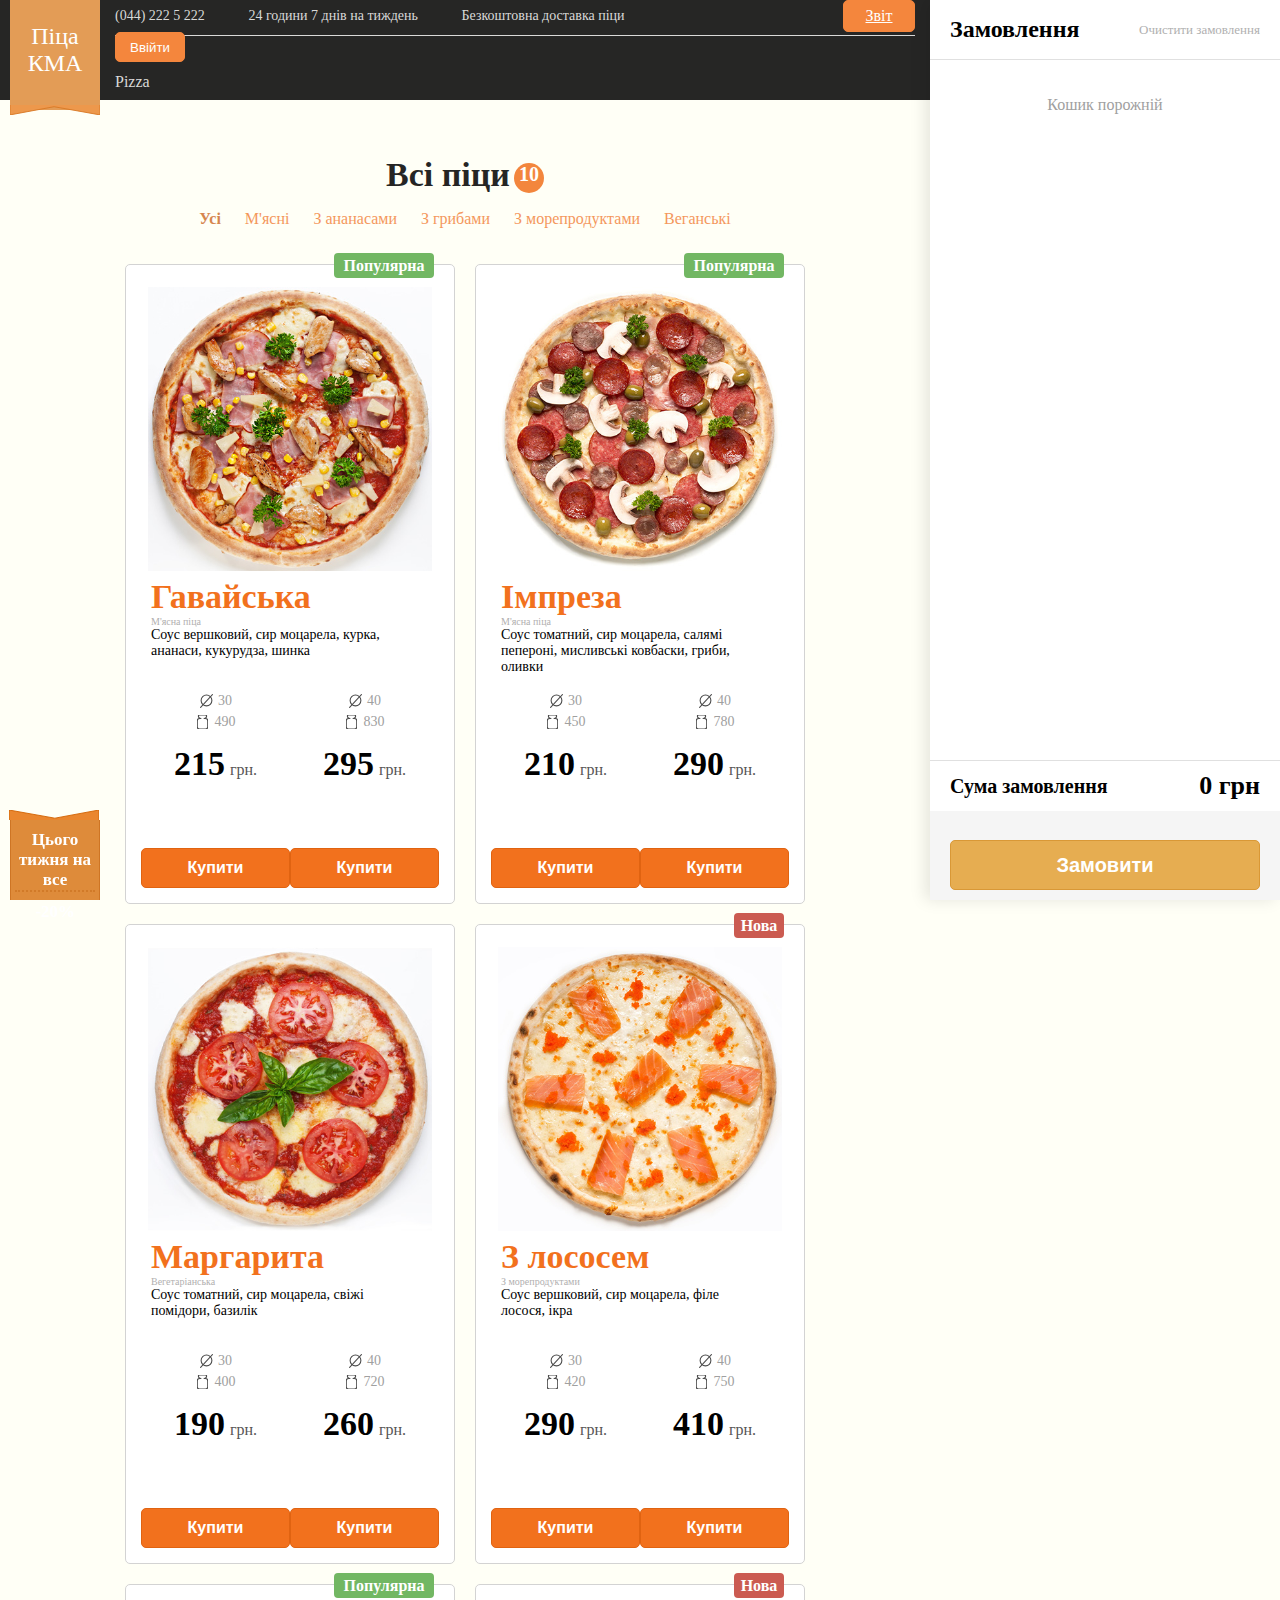
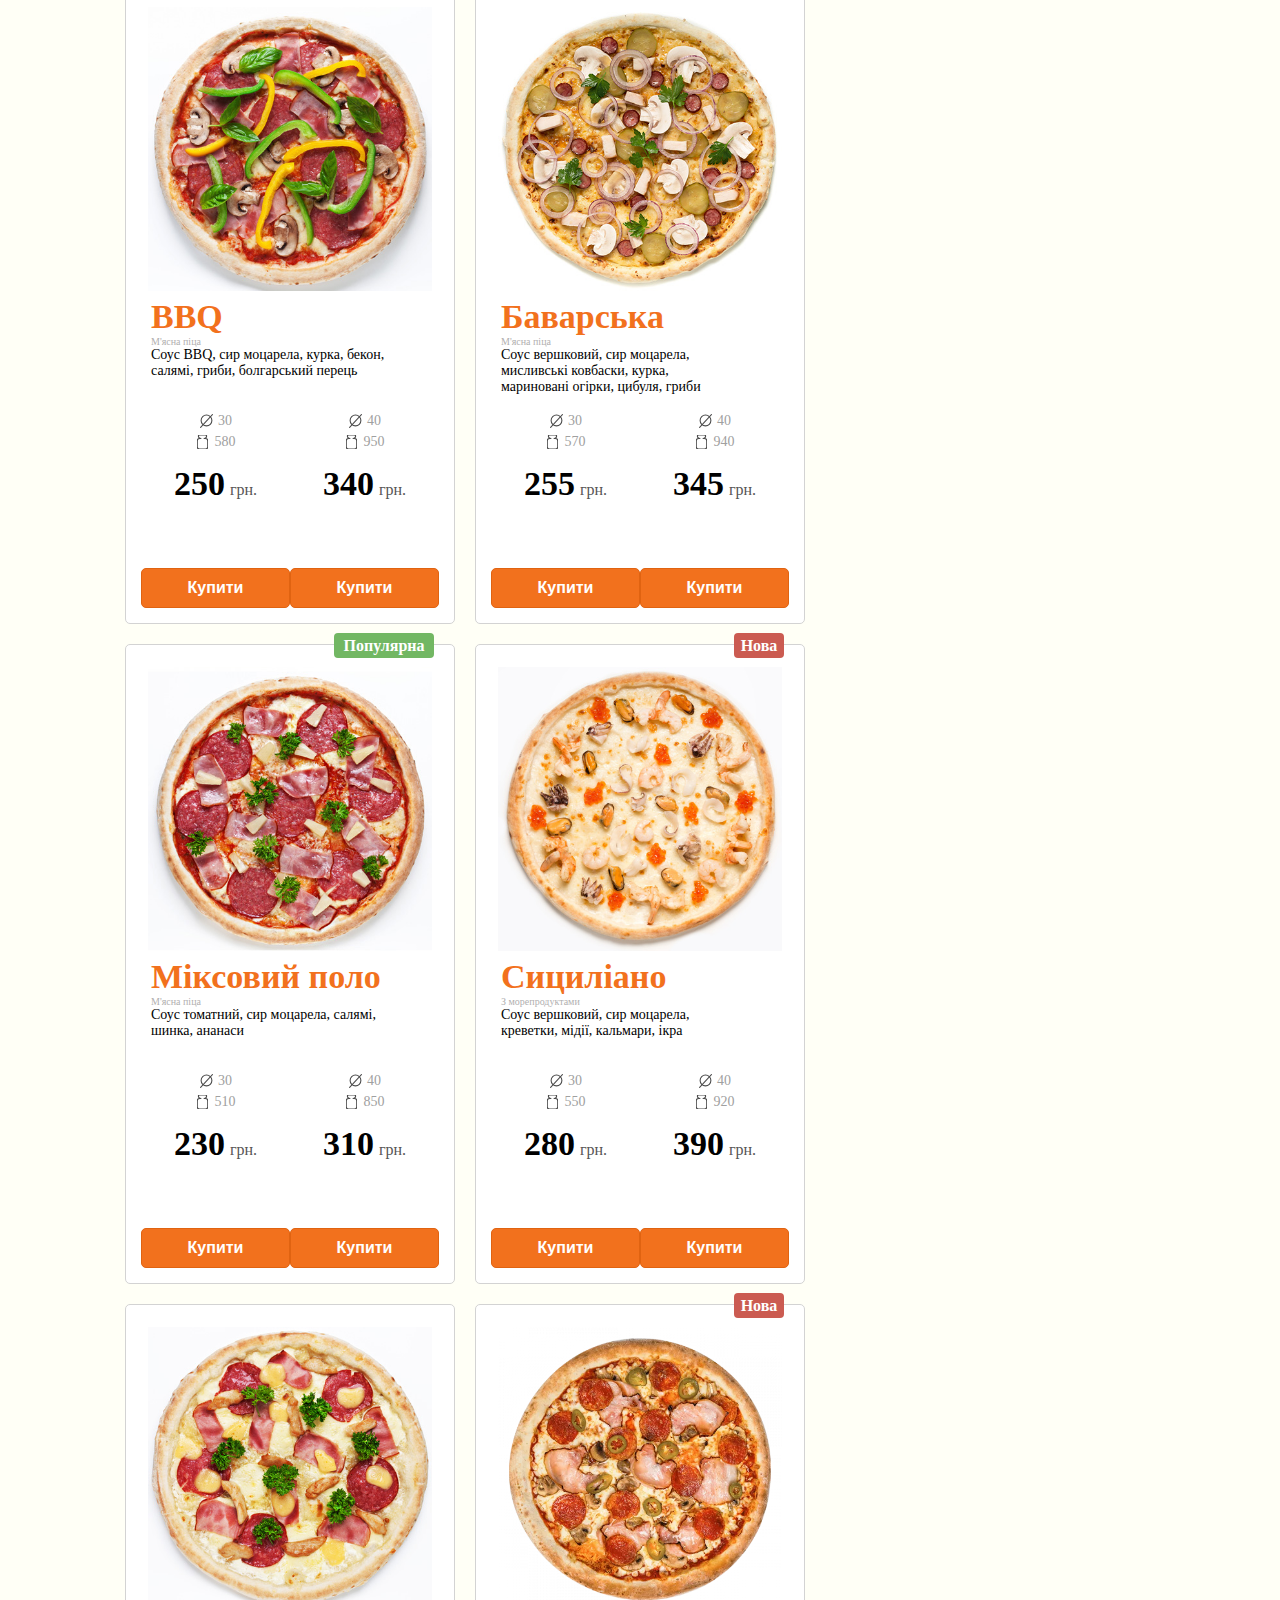
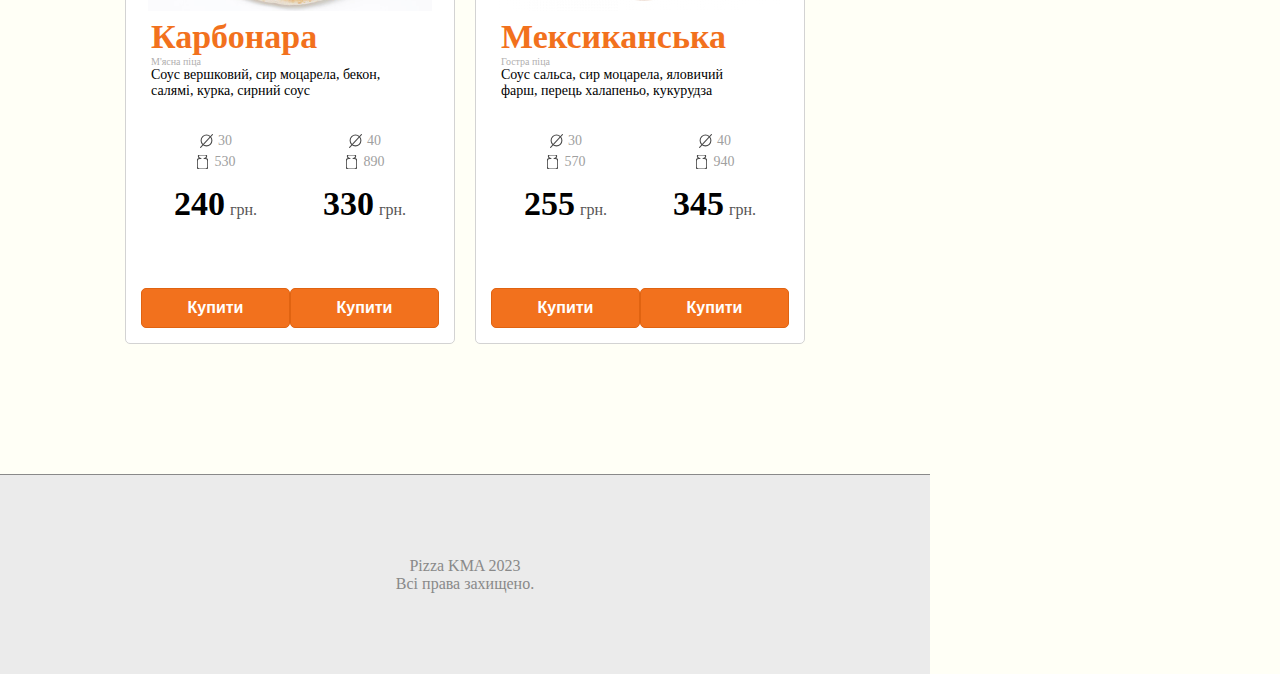
<file: Index.html>
<!DOCTYPE html>
<html lang="uk">
<head>
    <meta charset="UTF-8">
    <meta name="viewport" content="width=device-width, initial-scale=1.0">
    <title>Pizza KMA</title>

    <link rel="stylesheet" type="text/css" href="css/base.css">
    <link rel="stylesheet" type="text/css" href="css/header.css">
    <link rel="stylesheet" type="text/css" href="css/cart.css">
    <link rel="stylesheet" type="text/css" href="css/pizza_list.css">
    <link rel="stylesheet" type="text/css" href="css/components.css">
    <link rel="stylesheet" type="text/css" href="css/responsive.css">
</head>
<body>

<div class="list">
    <div class="header">
        <div class="delivery-name">
            <span>Піца</span>
            <span>КМА</span>
            <img src="images/discount.svg" class="pizza-hat" alt="Pizza Hat"/>
        </div>
        <div class="delivery-info">
            <div class="main-info">
                <div class="info-details">
                    <span class="phone">(044) 222 5 222</span>
                    <span class="working-hours">24 години 7 днів на тиждень</span>
                    <span class="delivery-status">Безкоштовна доставка піци</span>
                </div>
                <a href="report.html" class="sign-in">Звіт</a>
                <button type="button" class="sign-in">Ввійти</button>
            </div>
            <div class="pizza">
                Pizza
            </div>
        </div>
    </div>

    <div class="pizza-filters">
        <span>
            Всі піци<span class="pizzas-amount" id="pizzas-amount">0</span>
        </span>

        <div class="filters">
            <span class="all chosen" data-filter="all">Усі</span>
            <span class="meat" data-filter="meat">М'ясні</span>
            <span class="pineapple" data-filter="pineapple">З ананасами</span>
            <span class="mushrooms" data-filter="mushrooms">З грибами</span>
            <span class="seafood" data-filter="seafood">З морепродуктами</span>
            <span class="vegan" data-filter="vegan">Веганські</span>
        </div>
    </div>

    <div class="pizza-items-wrapper" id="pizza-list-container">

    </div>

    <div class="discount">
        <img src="images/discount.svg" class="discount-hat" alt="Discount">
        <div class="advert">
            <span>Цього тижня на все</span>
            <label>-20%</label>
        </div>
    </div>

    <div class="footer">
        <span>Pizza KMA 2023</span>
        <span>Всі права захищено.</span>
    </div>

</div>


<div class="cart">
    <div class="cart-title">
        <span>Замовлення<span>0</span></span>
        <span class="clear-order">Очистити замовлення</span>
    </div>
    <div class="order-list">
    </div>
    <div class="buy-section">
        <div class="order-sum">
            <span>Сума замовлення</span>
            <label class="sum">0 грн</label>
        </div>
        <div class="order-section">
            <button type="button" class="ordering">
                Замовити
            </button>
        </div>
    </div>
</div>

<script src="js/storage.js"></script>
<script src="js/cart.js"></script>
<script src="js/filters.js"></script>
<script src="js/pizza-list.js"></script>

</body>
</html>
</file>
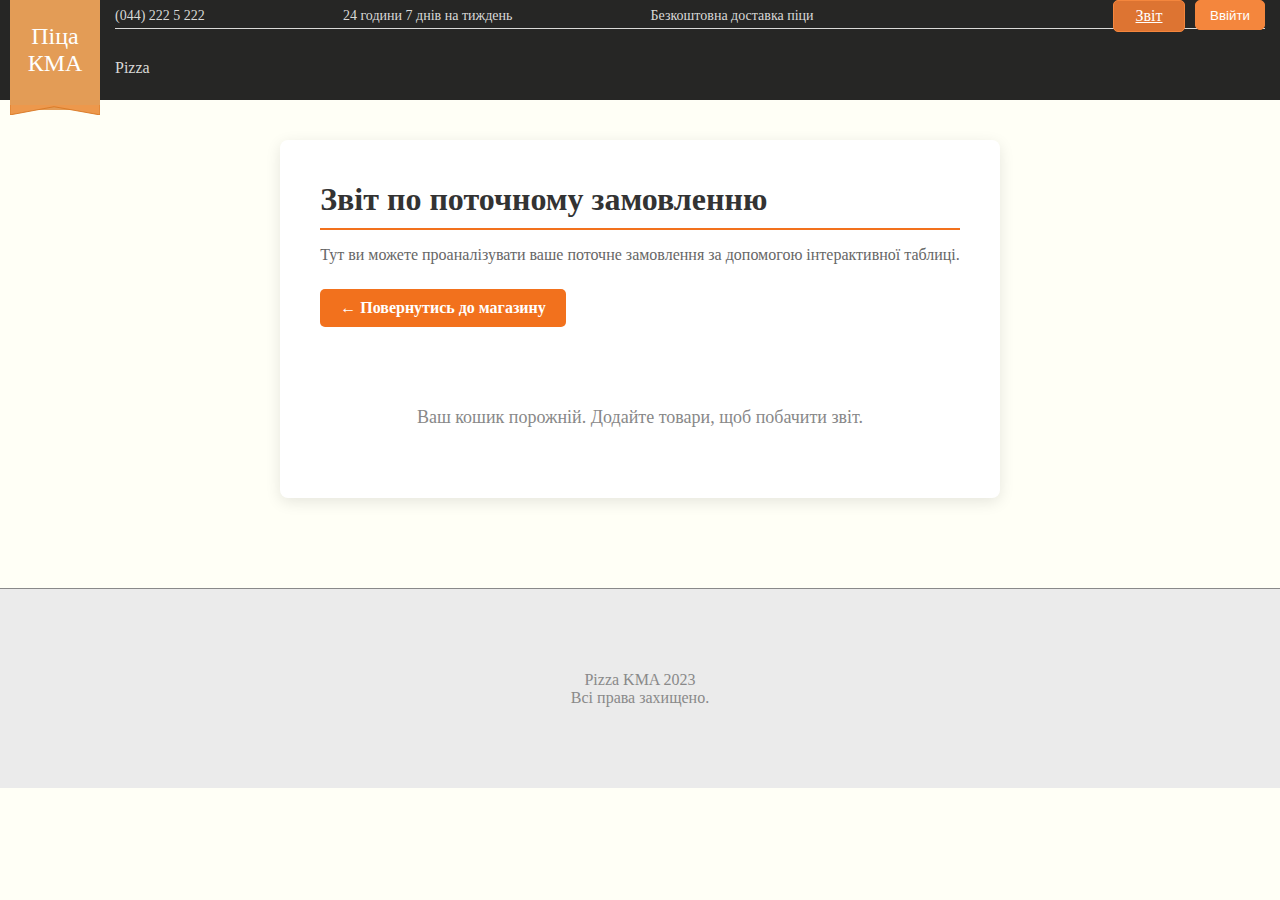
<file: report.html>
<!DOCTYPE html>
<html lang="uk">
<head>
    <meta charset="UTF-8">
    <meta name="viewport" content="width=device-width, initial-scale=1.0">
    <title>Звіт по замовленню - Pizza KMA</title>

    <link rel="stylesheet" type="text/css" href="css/base.css">
    <link rel="stylesheet" type="text/css" href="css/header.css">
    <link rel="stylesheet" type="text/css" href="css/components.css">

    <link href="https://cdn.webdatarocks.com/latest/webdatarocks.min.css" rel="stylesheet"/>

    <link rel="stylesheet" type="text/css" href="css/report.css">

</head>
<body>

<div class="header">
    <div class="delivery-name">
        <span>Піца</span>
        <span>КМА</span>
        <img src="images/discount.svg" class="pizza-hat" alt="Pizza Hat"/>
    </div>
    <div class="delivery-info">
        <div class="main-info">
            <div class="info-details">
                <span class="phone">(044) 222 5 222</span>
                <span class="working-hours">24 години 7 днів на тиждень</span>
                <span class="delivery-status">Безкоштовна доставка піци</span>
            </div>
            <div style="display: flex; gap: 10px;">
                <a href="report.html" class="sign-in" style="background-color: #d85c10;">Звіт</a>
                <button type="button" class="sign-in">Ввійти</button>
            </div>
        </div>
        <div class="pizza">
            Pizza
        </div>
    </div>
</div>


<div class="report-container">
    <h1>Звіт по поточному замовленню</h1>
    <p>Тут ви можете проаналізувати ваше поточне замовлення за допомогою інтерактивної таблиці.</p>
    <a href="index.html" class="back-to-shop-btn">← Повернутись до магазину</a>

    <!-- Контейнер для звіту WebDataRocks -->
    <div id="wd-pivot-container"></div>

    <div id="no-data-message" style="display: none; text-align: center; padding: 50px; font-size: 18px; color: #888;">
        Ваш кошик порожній. Додайте товари, щоб побачити звіт.
    </div>
</div>


<div class="footer">
    <span>Pizza KMA 2023</span>
    <span>Всі права захищено.</span>
</div>

<script src="https://cdn.webdatarocks.com/latest/webdatarocks.toolbar.min.js"></script>
<script src="https://cdn.webdatarocks.com/latest/webdatarocks.js"></script>

<script src="js/storage.js"></script>
<script src="js/report.js"></script>

</body>
</html>
</file>
<file: css/base.css>
body{
    background-color: #fffff6;
    display: grid;
    font-family: Calibri, serif;
    box-sizing: border-box;
    margin: 0;
}
</file>
<file: css/header.css>
.header{
    min-width: 300px;
    position: fixed;
    top:0px;
    left: 0;
    display: grid;
    grid-template-columns: auto 1fr;
    box-sizing: border-box;
    height: 100px;
    width:calc(100% - 350px);
    background-color: black;
    opacity: 85%;
    z-index:3;
}
.delivery-info{
    display: grid;
    height: 100%;
    box-sizing: border-box;
    padding-left: 15px;
    padding-right: 15px;
}
.delivery-info .sign-in{
    display: grid;
    float:right;
}
.info-details{
    align-items: center;
    display: grid;
    grid-auto-flow: column;
    justify-content: space-between;
    width: 70%;
    height: 100%;
    color: lightgrey;
    font-size: 14px;
}
.delivery-name{
    min-width: 90px;
    width: 90px;
    height: 110%;
    background-color: #de8b3a;
    margin-left: 10px;
    display: grid;
    place-content: center;
}
.delivery-name span{
    justify-content: center;
    display: grid;
    color: white;
    font-size: 24px;
}
.pizza-hat{
    margin:0;
    width: 90px;
    min-width: 90px;
    position:relative;
    bottom:-28px;
    transform: rotate(180deg);
}

.main-info{
    align-items: center;
    justify-content: space-between;
    display: grid;
    grid-template-columns: 1fr auto;
    width: 100%;
    box-sizing: border-box;
    height:50%;
    border-bottom: 1.5px solid lightgrey ;
}
.sign-in{
    width: 70px;
    height:30px;
    color: white;
    background-color: #F2711D;
    border: 1px solid #F2711D;
    border-radius: 5px;
    display: grid;
    place-items: center;
}
.pizza{
    height: 50%;
    align-items: center;
    display: grid;
    color: lightgrey;
}
</file>
<file: css/cart.css>
.cart {
    display: grid;
    grid-template-rows: auto 1fr auto;
    box-sizing: border-box;
    height: 100%;
    width: 350px;
    position: fixed;
    top: 0;
    right: 0;
    background-color: #f5f5f5;
    z-index: 3;
    box-shadow: -5px 0px 15px rgba(0, 0, 0, 0.1);
}

.cart-title {
    background-color: white;
    display: grid;
    grid-template-columns: 1fr auto;
    align-items: center;
    height: 60px;
    padding: 0 20px;
    box-sizing: border-box;
    border-bottom: 1px solid #e0e0e0;
}

.cart .cart-title > span:first-child {
    font-size: 24px;
    font-weight: bold;
    display: grid;
    grid-auto-flow: column;
    align-items: center;
    gap: 10px;
    justify-content: start;
}

.cart .cart-title span span {
    font-size: 16px;
    font-weight: bold;
    color: white;
    background-color: #F2711D;
    border-radius: 50%;
    display: grid;
    place-items: center;
    width: 28px;
    height: 28px;
    line-height: 1;
}

.cart .cart-title .clear-order {
    font-size: 13px;
    color: #b0b0b0;
    cursor: pointer;
}

.clear-order:hover {
    text-decoration: underline;
    color: #F2711D;
}

.order-list {
    height: 100%;
    overflow-x: hidden;
    overflow-y: auto;
    background-color: white;
}

.ordered-item {
    display: grid;
    grid-template-columns: 1fr auto;
    align-items: center;
    height: 120px;
    border-bottom: 1px solid #e0e0e0;
    box-sizing: border-box;
    padding: 15px;
}


.details {
    display: grid;
    justify-content: space-between;
    height: 100%;
}

.order-picture {
    width: 70px;
    height: 70px;
    display: grid;
    place-items: center;
    margin-left: 15px;
}

.order-picture img {
    width: 100%;
    height: 100%;
    border-radius: 50%;
    object-fit: cover;
}

.pizza-name {
    font-size: 20px;
    font-weight: 600;
    color: #F2711D;
}

.order-info {
    display: grid;
    grid-auto-flow: column;
    align-items: center;
    justify-content: start;
    gap: 15px;
}

.ordered-item .details .size,
.ordered-item .details .weight {
    display: grid;
    grid-auto-flow: column;
    align-items: center;
    color: #a0a0a0;
    font-size: 14px;
    width: auto;
}

.ordered-item .details .size::before {
    content: '';
    display: inline-block;
    width: 14px;
    height: 14px;
    background-image: url("../images/size-icon.svg");
    background-repeat: no-repeat;
    background-position: center;
    background-size: contain;
    margin-right: 5px;
    opacity: 0.7;
}

.ordered-item .details .weight::before {
    content: '';
    display: inline-block;
    width: 14px;
    height: 14px;
    background-image: url("../images/weight.svg");
    background-repeat: no-repeat;
    background-position: center;
    background-size: contain;
    margin-right: 5px;
    opacity: 0.7;
}

.control-panel {
    height: auto;
    display: grid;
    grid-template-columns: 1fr auto;
    align-items: center;
}

.control-panel .price {
    font-size: 18px;
    font-weight: bold;
    color: black;
}

.amount-control {
    display: grid;
    grid-auto-flow: column;
    align-items: center;
    gap: 7px;
}

.control-panel button {
    width: 30px;
    height: 30px;
    border-radius: 50%;
    color: white;
    font-weight: bold;
    border: none;
    cursor: pointer;
    display: grid;
    place-items: center;
}

.control-panel .plus {
    background-color: #22BA46;
}

.control-panel .minus {
    background-color: #DB2828;
}

.control-panel .delete {
    color: #F2711D;
    background-color: #f0f0f0;
    font-size: 16px;
    margin-left: 10px;
}

.disabled {
    opacity: 0.6;
    pointer-events: none;
}

/* --- Buy Section --- */
.buy-section {
    width: 100%;
    height: 140px;
    background-color: #f5f5f5;
    display: grid;
}

.cart .order-sum span {
    font-size: 20px;
    font-weight: bold;
    margin-left: 20px;
}

.cart .buy-section .sum {
    position: absolute;
    right: 0;
    padding-right: 20px;
    font-size: 26px;
    font-weight: bold;
}

.order-sum {
    height: 50px;
    display: grid;
    align-items: center;
    border-top: 1px solid #e0e0e0;
    background-color: white;
}

.cart .buy-section .order-section {
    display: grid;
    place-items: center;
}

.ordering {
    color: white;
    font-weight: bold;
    font-size: 20px;
    width: calc(100% - 40px);
    height: 50px;
    border-radius: 5px;
    background-color: #e6ad51;
    border: 1px solid #d99836;
}

.ordering:hover {
    background-color: #a67932;
    cursor: pointer;
}
</file>
<file: css/pizza_list.css>
.list {
    min-width: 350px;
    position: absolute;
    top: 150px;
    display: grid;
    justify-items: center;
    gap: 30px;
    box-sizing: border-box;
    width: calc(100% - 350px);
    height: fit-content;
    background-color: #fffff6;
    overflow: visible;
}

.pizza-filters {
    display: grid;
    place-items: center;
    box-sizing: border-box;
    height: fit-content;
    width: 100%;
    opacity: 85%;
    font-size: 34px;
    font-weight: bold;
    margin-bottom: 0;
}

.pizza-filters span {
    display: grid;
    grid-auto-flow: column;
    text-align: center;
    justify-content: center;
    align-items: center;
    margin-top: 6px;
}

.pizza-filters .pizzas-amount {
    margin-left: 4px;
    font-size: 20px;
    font-weight: bold;
    color: white;
    background-color: #F2711D;
    border-radius: 50%;
    display: inline-block;
    text-align: center;
    width: 30px;
    height: 30px;
}

.filters {
    color: #F2711D;
    align-items: center;
    display: grid;
    grid-auto-flow: column;
    justify-content: center;
    box-sizing: border-box;
    height: 30px;
    width: 100%;
    opacity: 85%;
    font-size: 16px;
    font-weight: lighter;
    margin-bottom: 10px;
}

.filters span {
    height: 100%;
    box-sizing: border-box;
    padding: 10px;
    margin-left: 2px;
    margin-right: 2px;
    border-radius: 10px;
}

.meat:hover, .pineapple:hover, .mushrooms:hover, .seafood:hover, .vegan:hover, .all:hover {
    cursor: pointer;
    text-decoration: underline;
}


.filters .chosen {
    color: #c85a0c;
    font-weight: bold;
    text-decoration: none; /* Прибираємо підкреслення*/
}


.pizza-item {
    position: relative;
    border-radius: 5px;
    border: 0.5px solid lightgrey;
    display: grid;
    grid-template-rows: auto auto auto auto 1fr;
    box-sizing: border-box;
    width: 330px;
    height: 640px;
    background-color: #ffffff;
    z-index: 1;
    padding: 15px;
}

.name, .pizza-type, .ingredients {
    margin-left: 0;
}

.pizza-item img {
    width: 95%;
    margin: 2.5%;
}

.name, .pizza-type, .ingredients {
    margin-left: 10px;
}

.name {
    font-weight: bold;
    display: block;
    color: #F2711D;
    font-size: 34px;
}

.pizza-type {
    color: #b1afaf;
    font-size: 10px;
}

.ingredients {
    height: 52px;
    display: block;
    margin-top: 0;
    font-size: 14px;
    width: 80%;
}

/* ---  Size and Price info --- */
.size-info {
    display: grid;
    grid-template-columns: 1fr 1fr;
    justify-content: space-between;
    margin-left: 0;
    margin-right: 0;
}

.size-l, .size-s {
    width: 100%;
    display: grid;
    grid-template-rows: auto auto 1fr;
    align-items: center;
    justify-items: center;
}

/* Виправлений код */
.size-details {
    display: grid;
    justify-items: center;
    gap: 5px;
    margin-bottom: 5px;
    color: #a0a0a0;
}

.size, .weight {
    width: auto;
    display: grid;
    grid-auto-flow: column;
    align-items: center;
    font-size: 14px;
}

/* Іконка для розміру */
.size::before {
    content: '';
    display: inline-block;
    width: 14px;
    height: 14px;
    background-image: url("../images/size-icon.svg");
    background-repeat: no-repeat;
    background-position: center;
    background-size: contain;
    margin-right: 5px;
    opacity: 0.7;
}

/* Іконка для ваги */
.weight::before {
    content: '';
    display: inline-block;
    width: 14px;
    height: 14px;
    background-image: url("../images/weight.svg");
    background-repeat: no-repeat;
    background-position: center;
    background-size: contain;
    margin-right: 5px;
    opacity: 0.7;
}

/* Стилі для блоку ціни */
.price {
    display: grid;
    grid-auto-flow: column;
    justify-content: center;
    align-items: baseline;
    gap: 5px;
    margin: 10px 0;
}

/* Стиль для великих цифр ціни */
.price .price-value {
    font-size: 34px;
    font-weight: bold;
    color: #000;
}

/* "грн." */
.price .currency {
    font-size: 16px;
    color: #555;
}

/* "Купити" */
.size-l button, .size-s button {
    width: 100%;
    background-color: #F2711D;
    border: 1px solid #e06311;
    border-radius: 5px;
    height: 40px;
    color: white;
    font-size: 16px;
    font-weight: bold;
    align-self: end;
    cursor: pointer;
}

/*колір при наведенні*/
.size-l button:hover, .size-s button:hover {
    background-color: #d85c10;
    border-color: #d85c10;
}

/* --- new/popular--- */
.new, .popular {
    height: 25px;
    position: absolute;
    top: -12px;
    right: 20px;
    z-index: 2;
    color: white;
    font-weight: bold;
    font-size: 16px;
    border-radius: 4px;
    display: grid;
    place-items: center;
}

.new {
    width: 50px;
    background-color: #cb5b51;
}

.popular {
    width: 100px;
    background-color: #72b763;
}


.pizza-items-wrapper {
    display: grid;
    grid-template-columns: repeat(auto-fill, 330px);
    justify-content: center;
    width: 100%;
    gap: 20px; /*відступи між картками*/
}
</file>
<file: css/components.css>
.discount {
    position: fixed;
    width: 90px;
    height: 80px;
    background-color: #DE8B3A;
    left: 10px;
    bottom: 0;
    display: flex;
    flex-direction: column;
    padding-left: 4px;
    padding-right: 4px;
    box-sizing: border-box;
    border-right: 1px solid #CE7524;
    border-left: 1px solid #CE7524;
    transition: all 1s ease;
    z-index: 2;
}

.discount:hover {
    height: 120px;
}

.discount-hat {
    width: 90px;
    position: relative;
    bottom: 10px;
    left: -6.5px;
}

.discount span {
    border-bottom: 2px dotted #D17A28;
}

.discount .advert {
    text-align: center;
    display: flex;
    flex-direction: column;
    color: white;
    font-size: 17px;
    font-weight: bold;
}

.discount label {
    margin-top: 10px;
}

.footer {
    color: #898989;
    position: relative;
    left: 0;
    bottom: 0;
    width: 100%;
    display: flex;
    flex-direction: column;
    box-sizing: border-box;
    justify-content: center;
    text-align: center;
    height: 200px;
    margin-top: 100px;
    background-color: #ebebeb;
    border-top: 1px solid #898989;
}

.footer span {
    display: block;
}
</file>
<file: css/responsive.css>
@media(max-width: 1000px) {
    .delivery-info .main-info .info-details .delivery-status {
        display: none;
    }
}

@media(max-width: 800px) {
    .delivery-info .main-info .info-details .working-hours {
        display: none;
    }

    .sign-in {
        float: left;
    }
}

@media(max-width: 730px) {
    .ordered-item .details .size {
        width: 40px;
    }

    .cart {
        position: relative;
        bottom: 0;
        width: 100%;
        margin-left: 0;
        min-width: 350px;
        z-index: 1;
        box-shadow: none;
        margin-top: 100px;
    }

    .header {
        width: 100%;
    }

    .list {
        justify-content: center;
        position: absolute;
        width: 100%;
        top: 800px;
    }

    .buy-section {
        position: relative;
        bottom: 0;
    }
}
</file>
<file: css/report.css>
body {
    padding-top: 100px;
}
.header {
    position: fixed;
    top: 0;
    left: 0;
    width: 100%;
}
.footer {
    margin-top: 50px;
}

.report-container {
    max-width: 1200px;
    margin: 40px auto;
    padding: 20px 40px;
    background-color: #ffffff;
    box-shadow: 0 4px 15px rgba(0, 0, 0, 0.1);
    border-radius: 8px;
}

.report-container h1 {
    font-size: 32px;
    color: #333;
    border-bottom: 2px solid #F2711D;
    padding-bottom: 10px;
    margin-bottom: 10px;
}

.report-container p {
    font-size: 16px;
    color: #666;
    margin-bottom: 25px;
}

.back-to-shop-btn {
    display: inline-block;
    padding: 10px 20px;
    background-color: #F2711D;
    color: white;
    text-decoration: none;
    border-radius: 5px;
    font-weight: bold;
    margin-bottom: 30px;
    transition: background-color 0.3s ease;
}

.back-to-shop-btn:hover {
    background-color: #d85c10;
}

.wdr-ui {
    z-index: 10 !important;
}
</file>
